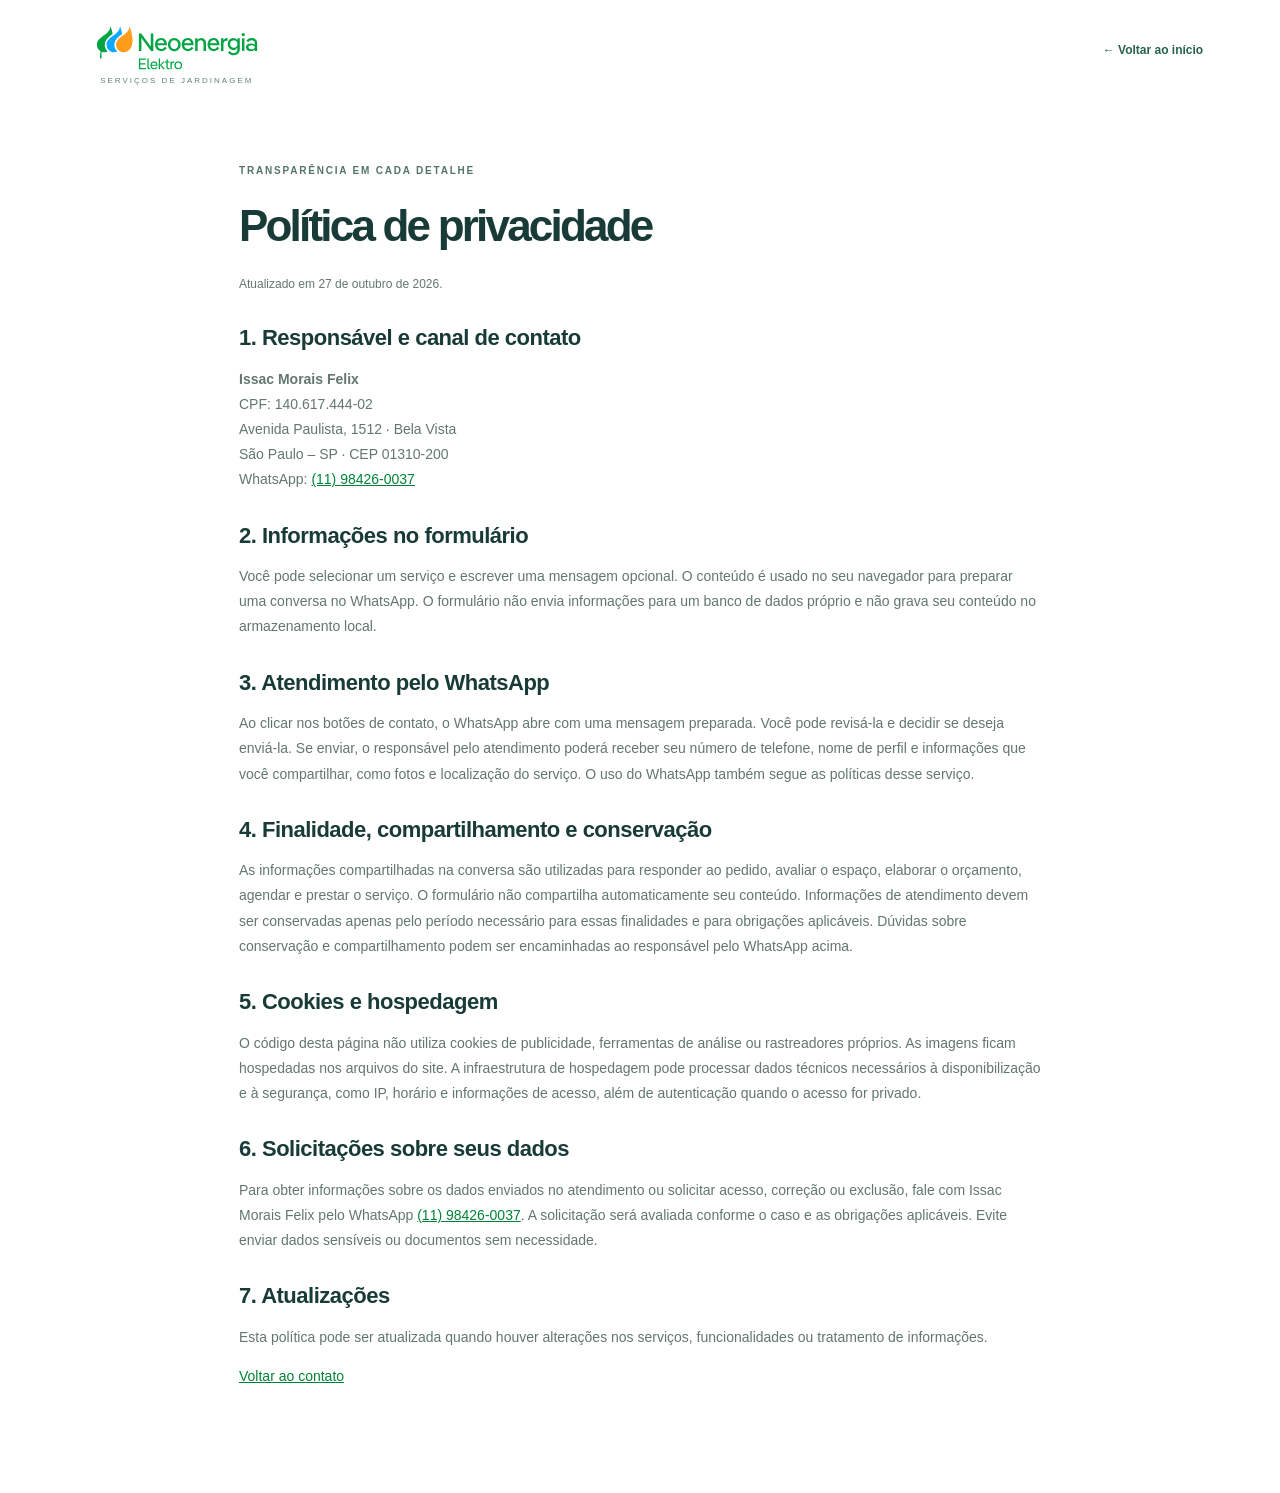
<file: privacidade.html>
<!doctype html><html lang="pt-BR"><head><meta charset="utf-8"><meta name="viewport" content="width=device-width,initial-scale=1"><title>Política de privacidade | Jardinagem</title><link rel="stylesheet" href="styles.css"><link rel="icon" href="assets/brand-mark.jpeg"></head><body><header class="header"><a href="index.html" class="brand"><img src="assets/logo-header.svg" alt="Logo fornecida"><span>SERVIÇOS DE JARDINAGEM</span></a><a class="text-link" href="index.html">← Voltar ao início</a></header><main class="legal"><span class="eyebrow">TRANSPARÊNCIA EM CADA DETALHE</span><h1>Política de privacidade</h1><p class="updated">Atualizado em 27 de outubro de 2026.</p><h2>1. Responsável e canal de contato</h2><p><strong>Issac Morais Felix</strong><br>CPF: 140.617.444-02<br>Avenida Paulista, 1512 · Bela Vista<br>São Paulo – SP · CEP 01310-200<br>WhatsApp: <a href="https://wa.me/5511984260037?text=Atendimento%20Online." target="_blank" rel="noopener noreferrer">(11) 98426-0037</a></p><h2>2. Informações no formulário</h2><p>Você pode selecionar um serviço e escrever uma mensagem opcional. O conteúdo é usado no seu navegador para preparar uma conversa no WhatsApp. O formulário não envia informações para um banco de dados próprio e não grava seu conteúdo no armazenamento local.</p><h2>3. Atendimento pelo WhatsApp</h2><p>Ao clicar nos botões de contato, o WhatsApp abre com uma mensagem preparada. Você pode revisá-la e decidir se deseja enviá-la. Se enviar, o responsável pelo atendimento poderá receber seu número de telefone, nome de perfil e informações que você compartilhar, como fotos e localização do serviço. O uso do WhatsApp também segue as políticas desse serviço.</p><h2>4. Finalidade, compartilhamento e conservação</h2><p>As informações compartilhadas na conversa são utilizadas para responder ao pedido, avaliar o espaço, elaborar o orçamento, agendar e prestar o serviço. O formulário não compartilha automaticamente seu conteúdo. Informações de atendimento devem ser conservadas apenas pelo período necessário para essas finalidades e para obrigações aplicáveis. Dúvidas sobre conservação e compartilhamento podem ser encaminhadas ao responsável pelo WhatsApp acima.</p><h2>5. Cookies e hospedagem</h2><p>O código desta página não utiliza cookies de publicidade, ferramentas de análise ou rastreadores próprios. As imagens ficam hospedadas nos arquivos do site. A infraestrutura de hospedagem pode processar dados técnicos necessários à disponibilização e à segurança, como IP, horário e informações de acesso, além de autenticação quando o acesso for privado.</p><h2>6. Solicitações sobre seus dados</h2><p>Para obter informações sobre os dados enviados no atendimento ou solicitar acesso, correção ou exclusão, fale com Issac Morais Felix pelo WhatsApp <a href="https://wa.me/5511984260037?text=Atendimento%20Online.">(11) 98426-0037</a>. A solicitação será avaliada conforme o caso e as obrigações aplicáveis. Evite enviar dados sensíveis ou documentos sem necessidade.</p><h2>7. Atualizações</h2><p>Esta política pode ser atualizada quando houver alterações nos serviços, funcionalidades ou tratamento de informações.</p><p><a href="index.html#contato">Voltar ao contato</a></p></main></body></html>
</file>
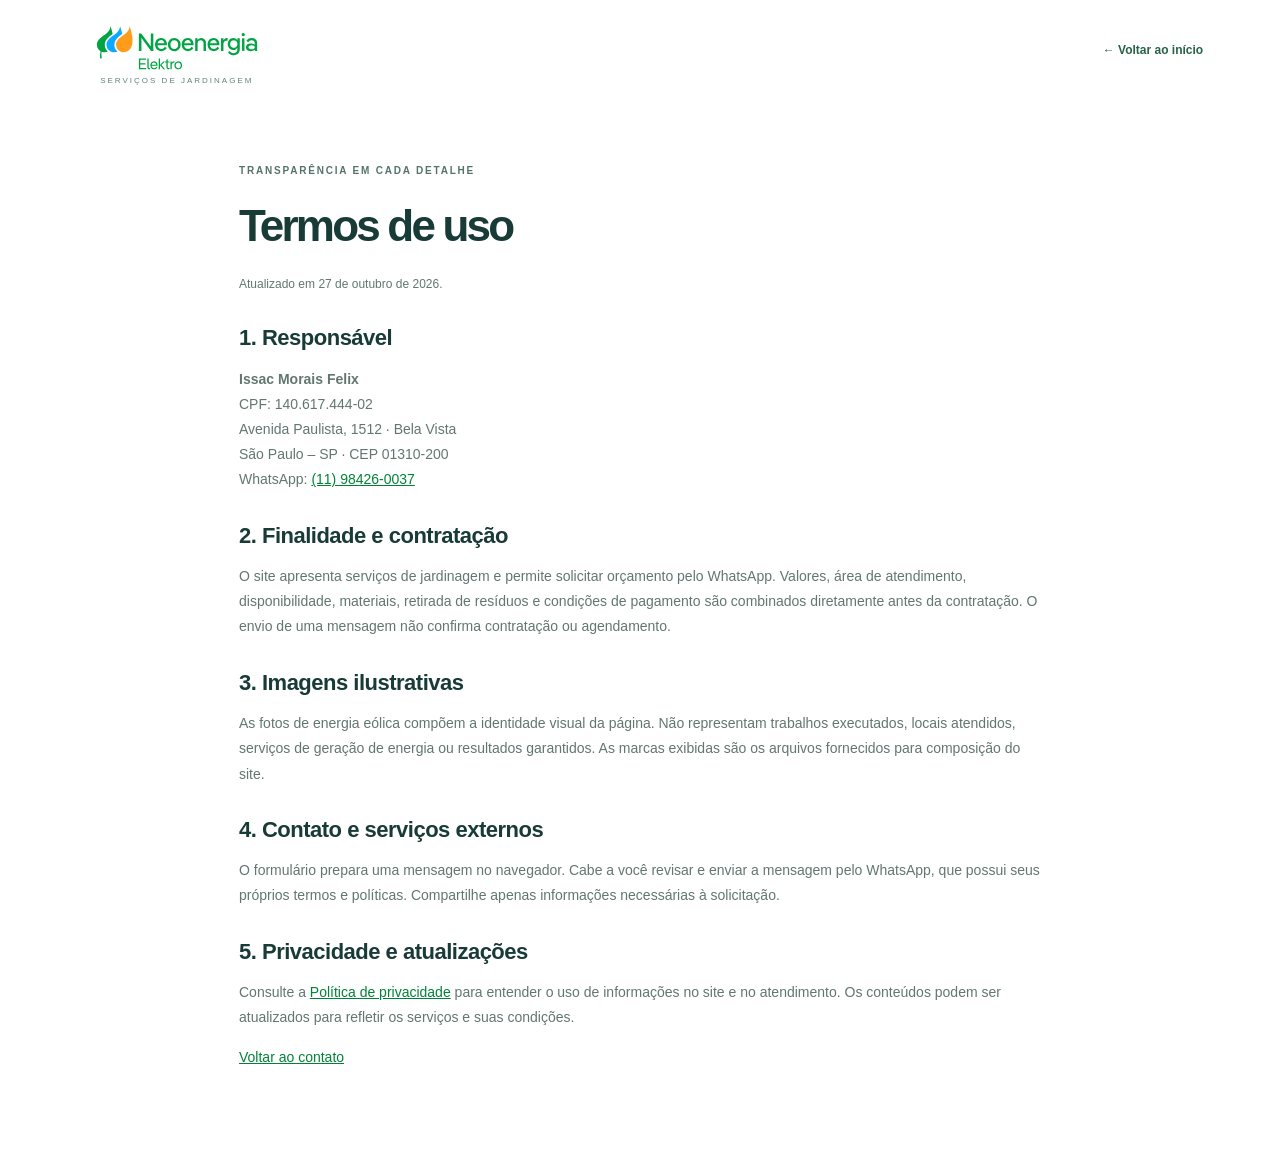
<file: termos.html>
<!doctype html><html lang="pt-BR"><head><meta charset="utf-8"><meta name="viewport" content="width=device-width,initial-scale=1"><title>Termos de uso | Jardinagem</title><link rel="stylesheet" href="styles.css"><link rel="icon" href="assets/brand-mark.jpeg"></head><body><header class="header"><a href="index.html" class="brand"><img src="assets/logo-header.svg" alt="Logo fornecida"><span>SERVIÇOS DE JARDINAGEM</span></a><a class="text-link" href="index.html">← Voltar ao início</a></header><main class="legal"><span class="eyebrow">TRANSPARÊNCIA EM CADA DETALHE</span><h1>Termos de uso</h1><p class="updated">Atualizado em 27 de outubro de 2026.</p><h2>1. Responsável</h2><p><strong>Issac Morais Felix</strong><br>CPF: 140.617.444-02<br>Avenida Paulista, 1512 · Bela Vista<br>São Paulo – SP · CEP 01310-200<br>WhatsApp: <a href="https://wa.me/5511984260037?text=Atendimento%20Online." target="_blank" rel="noopener noreferrer">(11) 98426-0037</a></p><h2>2. Finalidade e contratação</h2><p>O site apresenta serviços de jardinagem e permite solicitar orçamento pelo WhatsApp. Valores, área de atendimento, disponibilidade, materiais, retirada de resíduos e condições de pagamento são combinados diretamente antes da contratação. O envio de uma mensagem não confirma contratação ou agendamento.</p><h2>3. Imagens ilustrativas</h2><p>As fotos de energia eólica compõem a identidade visual da página. Não representam trabalhos executados, locais atendidos, serviços de geração de energia ou resultados garantidos. As marcas exibidas são os arquivos fornecidos para composição do site.</p><h2>4. Contato e serviços externos</h2><p>O formulário prepara uma mensagem no navegador. Cabe a você revisar e enviar a mensagem pelo WhatsApp, que possui seus próprios termos e políticas. Compartilhe apenas informações necessárias à solicitação.</p><h2>5. Privacidade e atualizações</h2><p>Consulte a <a href="privacidade.html">Política de privacidade</a> para entender o uso de informações no site e no atendimento. Os conteúdos podem ser atualizados para refletir os serviços e suas condições.</p><p><a href="index.html#contato">Voltar ao contato</a></p></main></body></html>
</file>
<file: styles.css>
:root{--green:#00a443;--blue:#0da9ff;--yellow:#ff9c1a;--ink:#193b37;--muted:#63766f;--pale:#f2f7f3;--line:#e1e9e4;--dark:#073e35}*{box-sizing:border-box}html{scroll-behavior:smooth;scroll-padding-top:30px}body{margin:0;font-family:Inter,"Segoe UI",Arial,sans-serif;color:var(--ink);background:#fff}a{color:inherit;text-decoration:none}img{display:block;max-width:100%}button,input,select,textarea{font:inherit}a,button,summary{touch-action:manipulation}a:focus-visible,button:focus-visible,summary:focus-visible{outline:3px solid var(--blue);outline-offset:5px}.skip{position:absolute;top:-100px}.skip:focus{top:15px;left:15px;z-index:100;background:white;padding:16px}.header{height:100px;max-width:1440px;margin:auto;padding:0 6%;display:flex;align-items:center;justify-content:space-between;gap:28px}.brand{display:flex;flex-direction:column;align-items:center;flex-shrink:0}.brand img{width:200px;height:65px;object-fit:contain}.brand>span{font-size:8px;letter-spacing:2px;color:#648176;margin-top:-4px}.header nav{display:flex;gap:30px;align-items:center;font-size:13px;font-weight:600}.header nav>a:hover{color:var(--green)}.nav-cta{border:1px solid var(--line);padding:14px 18px;border-radius:7px}.menu{display:none}.hero{display:grid;grid-template-columns:1fr 1fr;background:var(--pale);min-height:605px;padding:60px 6% 66px;gap:5%;align-items:center}.hero-copy{max-width:575px;justify-self:end}.eyebrow{display:inline-flex;align-items:center;gap:10px;font-size:10px;font-weight:750;letter-spacing:1.8px;color:#557469}.eyebrow i{background:var(--green);width:7px;height:7px;border-radius:100%;box-shadow:0 0 0 4px #00a44318}h1{font-size:clamp(42px,4.4vw,66px);line-height:1.08;letter-spacing:-2.8px;margin:24px 0}h1 em,h2 em{font-style:normal;color:var(--green)}p{font-size:15px;line-height:1.8;color:var(--muted)}.hero-copy>p{max-width:450px;font-size:16px}.actions{display:flex;align-items:center;gap:26px;margin-top:29px}.button{display:inline-flex;justify-content:center;align-items:center;gap:25px;border:0;border-radius:7px;padding:17px 22px;font-size:13px;font-weight:700;cursor:pointer;transition:transform .2s,box-shadow .2s}.button:hover{transform:translateY(-2px);box-shadow:0 8px 18px #073e3520}.primary{background:#008c39;color:white}.text-link{font-size:12px;font-weight:700;color:#28624a}.hero-notes{display:flex;gap:24px;font-size:11px;color:#5b7569;margin-top:34px}.hero-photo{height:465px;max-width:590px;position:relative}.hero-photo>img{width:100%;height:100%;object-fit:cover;border-radius:140px 14px 14px 14px}.photo-label{position:absolute;top:32px;right:25px;font-size:8px;letter-spacing:1.6px;font-weight:700;background:#fffef2eb;padding:11px;border-radius:4px}.stamp{position:absolute;bottom:26px;left:-30px;display:flex;align-items:center;gap:13px;background:#fff;padding:14px 23px 14px 13px;border-radius:9px;box-shadow:0 8px 30px #153a2922;font-size:12px;line-height:1.7}.stamp img{width:57px;border-radius:7px}.ribbon{display:flex;justify-content:center;gap:9%;padding:26px 6%;border-bottom:1px solid var(--line);font-size:12px;color:#597368}.ribbon>span{display:flex;align-items:center;gap:11px}.dot{display:inline-block;width:7px;height:7px;border-radius:50%}.green{background:#e4f6e9;color:#008935}.blue{background:#e5f5ff;color:#007eae}.yellow{background:#fff3db;color:#b66b00}.dot.green{background:var(--green)}.dot.blue{background:var(--blue)}.dot.yellow{background:var(--yellow)}.section{padding:88px max(6%,calc((100% - 1180px)/2))}.section-heading{display:flex;justify-content:space-between;align-items:end;gap:50px;margin-bottom:38px}h2{font-size:clamp(29px,3vw,43px);letter-spacing:-1.5px;line-height:1.16;margin:16px 0}h3{font-size:18px;letter-spacing:-.35px}.section-heading>p,.section-heading>div:last-child>p{max-width:360px;margin:0;font-size:14px}.service-grid{display:grid;grid-template-columns:repeat(3,1fr);gap:18px}.service{border:1px solid var(--line);border-radius:10px;padding:25px;transition:transform .2s}.service:hover{transform:translateY(-4px);border-color:#94c7a5}.service-top{display:flex;align-items:center;justify-content:space-between}.service-top>span:last-child{font-size:10px;color:#8ca196}.service-icon{width:40px;height:40px;border-radius:10px;display:grid;place-items:center;font-size:25px}.service h3{margin:21px 0 10px}.service p{font-size:13px;margin:0 0 23px}.service>a{font-size:11px;font-weight:700;display:flex;justify-content:space-between;color:#247049}.care{background:var(--pale);display:grid;grid-template-columns:1fr 1fr;gap:8%;align-items:center}.care-pictures{position:relative;padding-bottom:30px}.care-main{width:100%;height:460px;object-fit:cover;border-radius:12px 95px 12px 12px}.care-caption{position:absolute;bottom:0;right:-15px;background:#fff;padding:24px 30px;border-left:4px solid var(--yellow);box-shadow:0 10px 24px #073e3510}.care-caption>span{font-size:8px;letter-spacing:1.7px;color:#6d8074}.care-caption strong{display:block;font-size:21px;line-height:1.35;margin-top:9px}.care p{font-size:14px}.checklist{list-style:none;padding:0;margin:25px 0}.checklist li{font-size:13px;padding:8px 0}.checklist li:before{content:'✓';color:var(--green);margin-right:12px}.image-note{display:block;font-size:11px;color:#718579;margin-top:10px}.gallery{display:grid;grid-template-columns:1.2fr 1fr 1.2fr;gap:18px}.gallery figure{position:relative;margin:0;overflow:hidden;border-radius:10px;height:285px}.gallery figure:first-child,.gallery figure:last-child{grid-column:span 2}.gallery img{height:100%;width:100%;object-fit:cover;transition:transform .5s}.gallery figure:hover img{transform:scale(1.04)}.gallery figcaption{position:absolute;bottom:0;left:0;right:0;background:linear-gradient(transparent,#061e17d9);color:white;padding:45px 25px 22px}.gallery figcaption span{font-size:8px;letter-spacing:1.5px}.gallery h3{font-size:22px;margin:9px 0 0;font-weight:600}.process{background:var(--dark);color:white;display:grid;grid-template-columns:1fr 1fr;gap:10%;align-items:center}.light{color:#a2d6b3}.process p{color:#c1d3c9;font-size:14px}.white{background:white;color:var(--dark);margin-top:17px}.steps{list-style:none;margin:0;padding:0}.steps li{display:flex;gap:23px;border-bottom:1px solid #ffffff24;padding:24px 0}.steps li:last-child{border:0}.steps li>span{font-size:14px;color:var(--yellow);padding-top:4px}.steps h3{margin:0 0 8px;font-size:17px}.steps p{margin:0;font-size:13px}.faq{display:grid;grid-template-columns:1fr 1.2fr;gap:8%}details{border-bottom:1px solid var(--line);padding:20px 0}summary{font-size:14px;font-weight:600;cursor:pointer;list-style:none;display:flex;justify-content:space-between;gap:15px}summary:after{content:'+';color:var(--green);font-size:20px}details[open] summary:after{content:'−'}details p{font-size:13px;margin-bottom:0}.contact{background:var(--pale);display:grid;grid-template-columns:1fr 1fr;gap:9%;align-items:center}.contact p{max-width:410px;font-size:14px}.contact-brand{display:flex;align-items:center;gap:15px;margin-top:25px}.contact-brand img{width:65px;border-radius:8px}.contact-brand span{font-size:11px;line-height:1.7;color:#638273}form{background:white;border:1px solid var(--line);padding:30px;border-radius:12px;display:grid;gap:11px}label{font-size:12px;font-weight:600}label>span{font-weight:400;color:#7a8c80}select,textarea{width:100%;padding:14px;border:1px solid #dce6de;border-radius:6px;color:var(--ink);font-size:13px;background:#fff;resize:vertical;margin-bottom:8px}select:focus,textarea:focus{outline:2px solid var(--green)}form small{font-size:10px;color:#697e70;line-height:1.65;text-align:center}form small a{text-decoration:underline}.contact-status{font-size:12px!important;background:#fff4df;padding:12px;border-radius:5px;margin:0}.footer-main{padding:38px 6%;display:flex;gap:45px;align-items:center;justify-content:space-between}.footer-main .brand img{width:170px}.footer-main p{font-size:12px}.footer-links{display:flex;gap:22px;font-size:11px}.footer-links a:hover{text-decoration:underline}.footer-bottom{border-top:1px solid var(--line);padding:20px 6%;display:flex;gap:15px;justify-content:space-between;font-size:10px;color:#718175}.floating-contact{position:fixed;right:23px;bottom:23px;background:#008c39;color:white;border:3px solid white;border-radius:100%;width:58px;height:58px;display:grid;place-items:center;z-index:15;box-shadow:0 4px 20px #063e3530}.floating-contact svg{width:31px;height:31px}.legal{max-width:850px;margin:auto;padding:60px 24px 90px}.legal h1{font-size:44px}.legal h2{font-size:22px;letter-spacing:-.5px;margin-top:30px}.legal p,.legal li{font-size:14px;line-height:1.8;color:var(--muted)}.legal a{color:#008337;text-decoration:underline}.legal .updated{font-size:12px}.legal-notice{background:var(--pale);padding:18px;border-left:3px solid var(--yellow)}[hidden]{display:none!important}
@media(min-width:1500px){.hero{padding-left:calc((100% - 1260px)/2);padding-right:calc((100% - 1260px)/2)}}@media(max-width:950px){.header nav{gap:16px;font-size:11px}.hero{gap:4%;padding:45px 5%}.hero-photo{height:420px}h1{font-size:46px;letter-spacing:-1.8px}.actions{flex-wrap:wrap;gap:18px}.hero-notes{gap:12px;flex-wrap:wrap}.stamp{left:-12px;padding:12px;font-size:10px}.service-grid{grid-template-columns:repeat(2,1fr)}.section{padding:65px 5%}.care{gap:5%}.care-caption{right:0}.care-main{height:440px}.footer-main{gap:20px}.footer-links{gap:13px}}@media(max-width:700px){.header{height:85px;padding:0 5%}.brand img{width:165px;height:57px}.brand>span{font-size:7px}.menu{display:block;background:none;border:1px solid var(--line);border-radius:5px;color:var(--ink);padding:7px 12px;font-size:22px}.header nav{display:none;position:absolute;top:85px;left:0;right:0;z-index:20;padding:20px 6%;background:#fff;box-shadow:0 15px 20px #073e3512;flex-direction:column;align-items:stretch;font-size:14px}.header nav.open{display:flex}.header nav>a{padding:12px}.hero{grid-template-columns:1fr;padding:40px 6% 32px;gap:32px}.hero-copy{justify-self:stretch;max-width:none}h1{font-size:43px;letter-spacing:-1.8px}.hero-copy>p{font-size:15px}.hero-photo{height:340px;width:100%;max-width:none}.hero-photo>img{border-radius:85px 12px 12px 12px}.hero-notes{font-size:10px;margin-top:25px}.photo-label{top:22px;right:15px;font-size:7px}.stamp{left:12px;bottom:17px}.stamp img{width:44px}.ribbon{padding:20px 6%;gap:14px;justify-content:space-between;flex-wrap:wrap;font-size:10px}.section{padding:55px 6%}.section-heading{display:block;margin-bottom:29px}.section-heading>p,.section-heading>div:last-child>p{max-width:none;margin-top:18px}.eyebrow{font-size:8px;letter-spacing:1.4px}h2{font-size:32px;letter-spacing:-1.15px}.service-grid{grid-template-columns:1fr;gap:13px}.service{padding:24px}.service p{max-width:100%}.care{grid-template-columns:1fr;gap:35px}.care-main{height:350px}.care-caption strong{font-size:19px}.care h2{font-size:31px}.gallery{grid-template-columns:1fr 1fr;gap:12px}.gallery figure{grid-column:auto;height:240px}.gallery figure:first-child,.gallery figure:last-child{grid-column:span 2;height:280px}.gallery figcaption{padding:40px 15px 18px}.gallery h3{font-size:19px}.gallery figcaption span{font-size:7px}.process,.faq,.contact{grid-template-columns:1fr;gap:28px}.process .steps li{padding:22px 0}.contact form{padding:23px}.footer-main{flex-direction:column;align-items:flex-start;padding:30px 6%;gap:15px}.footer-main p{margin:0}.footer-links{flex-wrap:wrap;gap:20px}.footer-bottom{flex-direction:column;padding:20px 80px 25px 6%;line-height:1.7}.floating-contact{width:53px;height:53px;right:16px;bottom:16px}.legal{padding:40px 6% 70px}.legal h1{font-size:35px}}@media(prefers-reduced-motion:reduce){html{scroll-behavior:auto}*,*:before,*:after{transition:none!important}}

/* Versão compacta */
.hero{min-height:450px;padding-top:38px;padding-bottom:38px}
.hero-photo{height:360px}.hero h1{font-size:clamp(38px,4vw,56px)}
.section{padding-top:50px;padding-bottom:50px}.section-heading{margin-bottom:25px}
.service{padding:22px}.service h3{margin-top:15px}.service p{margin-bottom:16px}
.energy-gallery{grid-template-columns:1fr 1fr}
.energy-gallery figure,.energy-gallery figure:first-child,.energy-gallery figure:last-child{grid-column:auto;height:225px}
.footer-bottom{align-items:center;font-size:11px;line-height:1.8}
#business-details{text-align:right;font-size:12px}#business-details a{color:#007a32;text-decoration:underline}
@media(max-width:700px){.hero{padding-top:30px;padding-bottom:28px;gap:24px}.hero h1{font-size:39px}.hero-photo{height:260px}.section{padding-top:38px;padding-bottom:38px}.ribbon{padding-top:17px;padding-bottom:17px}.energy-gallery{grid-template-columns:1fr}.energy-gallery figure,.energy-gallery figure:first-child,.energy-gallery figure:last-child{grid-column:auto;height:220px}.footer-bottom{align-items:flex-start}#business-details{text-align:left}}
</file>
